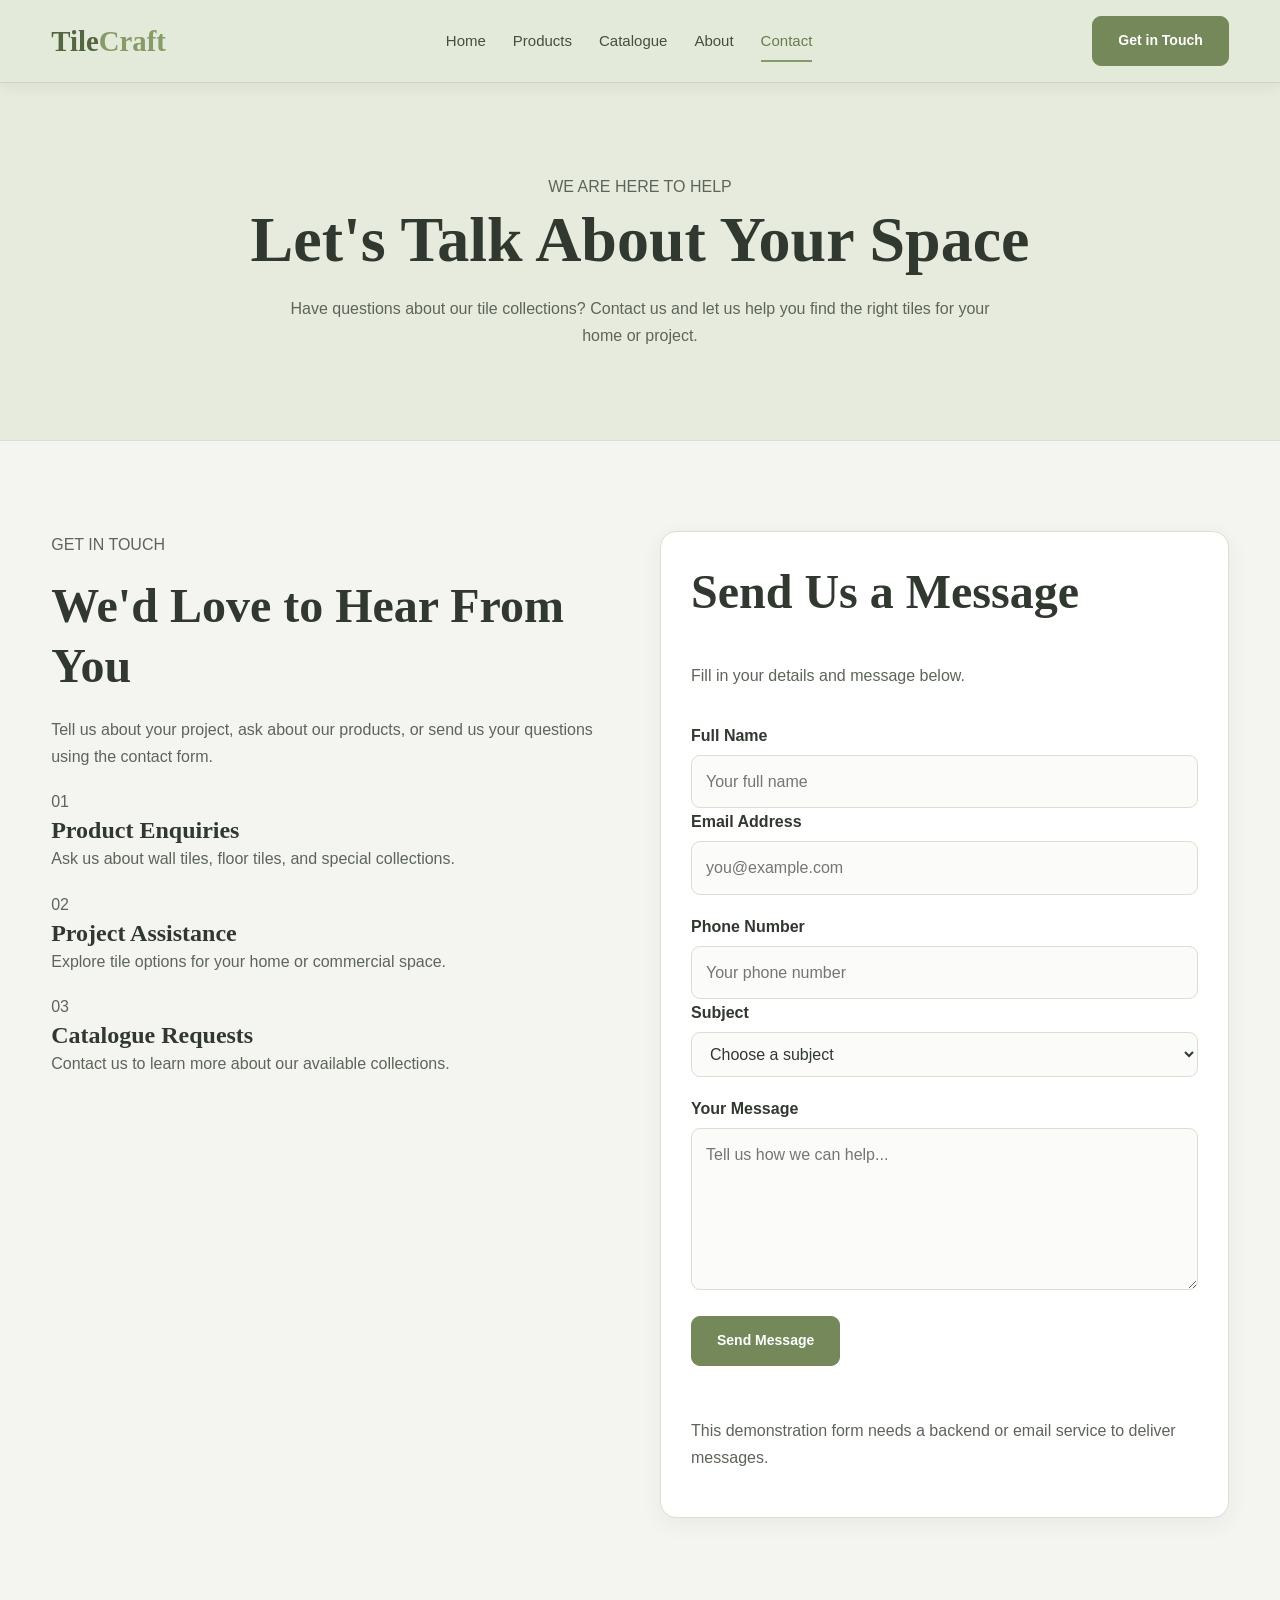
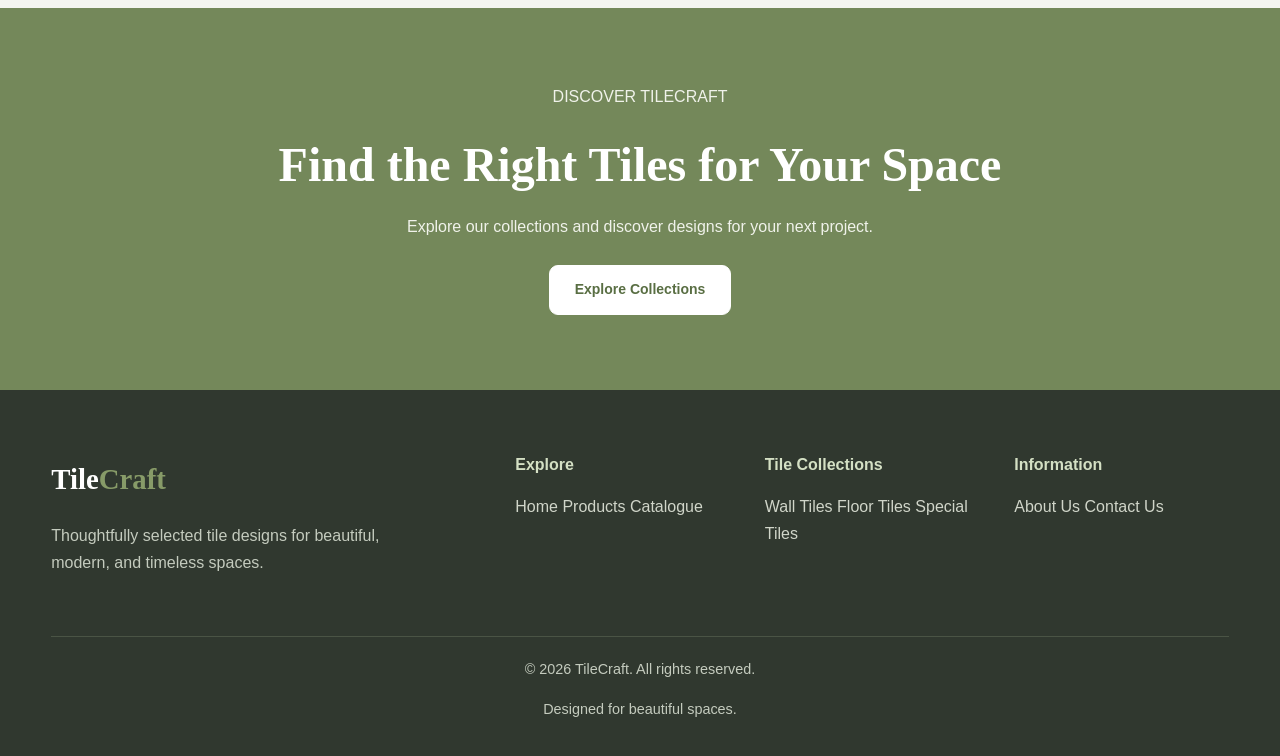
<file: contact.html>
<!DOCTYPE html>
<html lang="en">
<head>
    <meta charset="UTF-8">
    <meta name="viewport" content="width=device-width, initial-scale=1.0">
    <meta name="description" content="Contact TileCraft for premium wall tiles, floor tiles, and special tile collections.">
    <title>Contact Us | TileCraft</title>
    <link rel="stylesheet" href="style.css">
</head>
<body>

    <header class="site-header">
        <div class="container navbar">
            <a href="index.html" class="logo">Tile<span>Craft</span></a>

            <nav class="nav-links">
                <a href="index.html">Home</a>
                <a href="products.html">Products</a>
                <a href="catalogue.html">Catalogue</a>
                <a href="about.html">About</a>
                <a href="contact.html" class="active">Contact</a>
            </nav>

            <a href="contact.html" class="btn btn-dark">Get in Touch</a>
        </div>
    </header>

    <main>
        <section class="page-hero">
            <div class="container page-hero-content">
                <p class="eyebrow">WE ARE HERE TO HELP</p>
                <h1>Let's Talk About Your <span>Space</span></h1>
                <p>
                    Have questions about our tile collections?
                    Contact us and let us help you find the right tiles
                    for your home or project.
                </p>
            </div>
        </section>

        <section class="section contact-section">
            <div class="container contact-grid">

                <div class="contact-info">
                    <p class="eyebrow">GET IN TOUCH</p>
                    <h2>We'd Love to Hear From You</h2>
                    <p class="section-description">
                        Tell us about your project, ask about our products,
                        or send us your questions using the contact form.
                    </p>

                    <div class="contact-detail">
                        <div class="contact-icon">01</div>
                        <div>
                            <h3>Product Enquiries</h3>
                            <p>Ask us about wall tiles, floor tiles, and special collections.</p>
                        </div>
                    </div>

                    <div class="contact-detail">
                        <div class="contact-icon">02</div>
                        <div>
                            <h3>Project Assistance</h3>
                            <p>Explore tile options for your home or commercial space.</p>
                        </div>
                    </div>

                    <div class="contact-detail">
                        <div class="contact-icon">03</div>
                        <div>
                            <h3>Catalogue Requests</h3>
                            <p>Contact us to learn more about our available collections.</p>
                        </div>
                    </div>
                </div>

                <div class="contact-form-wrapper">
                    <form id="contact-form" class="contact-form" novalidate>
                        <h2>Send Us a Message</h2>
                        <p class="form-description">
                            Fill in your details and message below.
                        </p>

                        <div class="form-row">
                            <div class="form-group">
                                <label for="name">Full Name</label>
                                <input
                                    type="text"
                                    id="name"
                                    name="name"
                                    placeholder="Your full name"
                                    required
                                >
                            </div>

                            <div class="form-group">
                                <label for="email">Email Address</label>
                                <input
                                    type="email"
                                    id="email"
                                    name="email"
                                    placeholder="you@example.com"
                                    required
                                >
                            </div>
                        </div>

                        <div class="form-row">
                            <div class="form-group">
                                <label for="phone">Phone Number</label>
                                <input
                                    type="tel"
                                    id="phone"
                                    name="phone"
                                    placeholder="Your phone number"
                                >
                            </div>

                            <div class="form-group">
                                <label for="subject">Subject</label>
                                <select id="subject" name="subject" required>
                                    <option value="">Choose a subject</option>
                                    <option value="Wall Tiles">Wall Tiles</option>
                                    <option value="Floor Tiles">Floor Tiles</option>
                                    <option value="Special Tiles">Special Tiles</option>
                                    <option value="Catalogue Request">Catalogue Request</option>
                                    <option value="Other">Other Enquiry</option>
                                </select>
                            </div>
                        </div>

                        <div class="form-group">
                            <label for="message">Your Message</label>
                            <textarea
                                id="message"
                                name="message"
                                rows="5"
                                placeholder="Tell us how we can help..."
                                required
                            ></textarea>
                        </div>

                        <button type="submit" class="btn btn-dark form-submit">
                            Send Message
                        </button>

                        <p id="form-message" class="form-message" role="status" aria-live="polite"></p>

                        <p class="form-note">
                            This demonstration form needs a backend or email service
                            to deliver messages.
                        </p>
                    </form>
                </div>

            </div>
        </section>

        <section class="cta-section">
            <div class="container cta-content">
                <p class="eyebrow">DISCOVER TILECRAFT</p>
                <h2>Find the Right Tiles for Your Space</h2>
                <p>Explore our collections and discover designs for your next project.</p>
                <a href="products.html" class="btn btn-light">Explore Collections</a>
            </div>
        </section>
    </main>

    <footer class="site-footer">
        <div class="container footer-grid">
            <div class="footer-brand">
                <a href="index.html" class="logo">Tile<span>Craft</span></a>
                <p>
                    Thoughtfully selected tile designs for beautiful,
                    modern, and timeless spaces.
                </p>
            </div>

            <div class="footer-column">
                <h3>Explore</h3>
                <a href="index.html">Home</a>
                <a href="products.html">Products</a>
                <a href="catalogue.html">Catalogue</a>
            </div>

            <div class="footer-column">
                <h3>Tile Collections</h3>
                <a href="wall-tiles.html">Wall Tiles</a>
                <a href="floor-tiles.html">Floor Tiles</a>
                <a href="special-tiles.html">Special Tiles</a>
            </div>

            <div class="footer-column">
                <h3>Information</h3>
                <a href="about.html">About Us</a>
                <a href="contact.html">Contact Us</a>
            </div>
        </div>

        <div class="container footer-bottom">
            <p>&copy; <span id="current-year">2026</span> TileCraft. All rights reserved.</p>
            <p>Designed for beautiful spaces.</p>
        </div>
    </footer>

    <script src="app.js"></script>
</body>
</html>
</file>
<file: style.css>
:root {
    --color-bg: #F4F5F0;
    --color-white: #FFFFFF;
    --color-dark: #30382F;
    --color-text: #5D655B;
    --color-muted: #858C80;

    --color-gold: #879B68;
    --color-gold-dark: #687D4D;

    --color-border: #D8E0D0;
    --color-card: #E9EDE5;

    --font-body: "Inter", Arial, sans-serif;
    --font-heading: "Playfair Display", Georgia, serif;

    --container-width: 1200px;
    --section-space: 90px;
    --radius: 16px;
    --transition: 0.3s ease;
}

/* RESET */
* {
    margin: 0;
    padding: 0;
    box-sizing: border-box;
}

html {
    scroll-behavior: smooth;
}

body {
    font-family: var(--font-body);
    background: var(--color-bg);
    color: var(--color-text);
    line-height: 1.7;
}

img {
    max-width: 100%;
    display: block;
}

a {
    color: inherit;
    text-decoration: none;
    transition: var(--transition);
}

button,
input,
textarea,
select {
    font: inherit;
}

button {
    cursor: pointer;
}

.container {
    width: min(92%, var(--container-width));
    margin: 0 auto;
}

section {
    padding: var(--section-space) 0;
}

h1,
h2,
h3,
h4 {
    font-family: var(--font-heading);
    color: var(--color-dark);
    line-height: 1.25;
}

h1 {
    font-size: clamp(2.5rem, 5vw, 4.5rem);
}

h2 {
    font-size: clamp(2rem, 4vw, 3rem);
}

h3 {
    font-size: 1.5rem;
}

p {
    margin-bottom: 15px;
}

::selection {
    background: var(--color-gold);
    color: #FFFFFF;
}

/* SECTION TITLES */
.section-title {
    text-align: center;
    max-width: 720px;
    margin: 0 auto 45px;
}

.section-title p {
    margin-top: 15px;
    color: var(--color-muted);
}

/* NAVBAR */
.site-header {
    width: 100%;
    position: sticky;
    top: 0;
    z-index: 1000;
    background: #E4EAD9;
    border-bottom: 1px solid #CAD5BC;
    box-shadow: 0 3px 15px rgba(48, 56, 47, 0.07);
}

.navbar {
    min-height: 82px;
    display: flex;
    align-items: center;
    justify-content: space-between;
    gap: 25px;
}

.logo {
    font-family: var(--font-heading);
    font-size: 1.8rem;
    font-weight: 700;
    color: #536642;
    white-space: nowrap;
}

.logo span {
    color: #879B68;
}

.nav-links {
    display: flex;
    align-items: center;
    gap: 27px;
    list-style: none;
}

.nav-links a {
    display: inline-block;
    position: relative;
    padding: 8px 0;
    color: #454E40;
    font-size: 15px;
    font-weight: 500;
}

.nav-links a::after {
    content: "";
    position: absolute;
    left: 0;
    bottom: 0;
    width: 0;
    height: 2px;
    background: var(--color-gold);
    transition: var(--transition);
}

.nav-links a:hover,
.nav-links a.active {
    color: var(--color-gold-dark);
}

.nav-links a:hover::after,
.nav-links a.active::after {
    width: 100%;
}

.menu-toggle {
    color: #536642;
    background: transparent;
    border: 1px solid var(--color-gold);
    padding: 8px 12px;
    border-radius: 8px;
}

/* BUTTONS */
.btn {
    display: inline-flex;
    align-items: center;
    justify-content: center;
    gap: 8px;
    padding: 12px 25px;
    border: 1px solid var(--color-gold);
    border-radius: 9px;
    background: var(--color-gold);
    color: #FFFFFF;
    font-size: 14px;
    font-weight: 600;
    text-align: center;
    transition: var(--transition);
}

.btn:hover {
    background: var(--color-gold-dark);
    border-color: var(--color-gold-dark);
    color: #FFFFFF;
    transform: translateY(-3px);
    box-shadow: 0 7px 18px rgba(65, 82, 51, 0.18);
}

.btn-dark {
    background: #74885A;
    border-color: #74885A;
    color: #FFFFFF;
}

.btn-dark:hover {
    background: #596E43;
    border-color: #596E43;
}

.btn-outline {
    background: transparent;
    color: var(--color-gold-dark);
    border: 1px solid var(--color-gold);
}

.btn-outline:hover {
    background: var(--color-gold);
    color: #FFFFFF;
}

.btn-light {
    background: #FFFFFF;
    border-color: #FFFFFF;
    color: #5E7348;
}

.btn-light:hover {
    background: #E4EAD9;
    border-color: #E4EAD9;
    color: #455637;
}

/* HOME PAGE HERO */
.hero {
    min-height: 620px;
    display: flex;
    align-items: center;
    position: relative;
    overflow: hidden;

    background-image:
        linear-gradient(
            90deg,
            rgba(43, 46, 43, 0.65),
            rgba(71, 75, 71, 0.15)
        ),
        url("https://content.iconworldoftile.com/content/tiles/glazed-porcelain-tiles-marble-look-tiles-floors-and-walls-romano-grey-grande.jpg");

    background-size: cover;
    background-position: center;
    background-repeat: no-repeat;
}

.hero-overlay {
    position: absolute;
    inset: 0;
    background: transparent;
}

.hero-content {
    position: relative;
    z-index: 2;
    max-width: 700px;
    padding-top: 70px;
    padding-bottom: 70px;
    color: #FFFFFF;
}

.hero-content h1 {
    color: #FFFFFF;
    margin-bottom: 22px;
}

.hero-content p {
    max-width: 600px;
    color: #F0F2EC;
    font-size: 1.05rem;
    margin-bottom: 30px;
}

.hero-content h1,
.hero-content .eyebrow,
.hero-content .hero-description {
    color: #FFFFFF;
}

.hero-buttons {
    display: flex;
    flex-wrap: wrap;
    gap: 14px;
}

.hero-content .btn {
    margin: 5px 8px 5px 0;
}

/* OTHER PAGE HEADERS */
.page-hero {
    padding: 90px 0;
    text-align: center;
    background: #E6EBDD;
    border-bottom: 1px solid var(--color-border);
}

.page-hero h1 {
    margin-bottom: 15px;
}

.page-hero p {
    max-width: 700px;
    margin: 0 auto;
    color: var(--color-text);
}

/* CATEGORY GRID */
.category-grid {
    display: grid;
    grid-template-columns: repeat(3, minmax(0, 1fr));
    gap: 28px;
}

/* CATEGORY CARDS */
.category-card {
    overflow: hidden;
    background: #FFFFFF;
    border: 1px solid var(--color-border);
    border-radius: 16px;
    box-shadow: 0 5px 18px rgba(48, 56, 47, 0.06);
    transition: transform 0.35s ease,
                box-shadow 0.35s ease,
                border-color 0.35s ease;
}

.category-card:hover {
    transform: translateY(-7px);
    border-color: var(--color-gold);
    box-shadow: 0 16px 32px rgba(65, 82, 51, 0.15);
}

.category-card img {
    display: block;
    width: 100%;
    height: 260px;
    object-fit: cover;
    transition: transform 0.45s ease;
}

.category-card:hover img {
    transform: scale(1.05);
}

.category-content {
    padding: 25px;
    background: #FFFFFF;
    color: var(--color-text);
}

.category-content h3 {
    color: var(--color-dark);
    margin-bottom: 12px;
    transition: color 0.3s ease;
}

.category-card:hover .category-content h3 {
    color: var(--color-gold-dark);
}

.category-content p {
    color: var(--color-muted);
    font-size: 0.95rem;
}

.category-content .btn,
.category-card .btn,
.product-grid .btn {
    background: var(--color-gold);
    border-color: var(--color-gold);
    color: #FFFFFF;
}

.category-content .btn:hover,
.category-card .btn:hover,
.product-grid .btn:hover {
    background: var(--color-gold-dark);
    border-color: var(--color-gold-dark);
}

.category-content > a:not(.btn) {
    color: var(--color-gold-dark);
    font-weight: 600;
}

.category-content > a:not(.btn):hover {
    color: #455637;
}

/* PRODUCT GRID */
.product-grid {
    display: grid;
    grid-template-columns: repeat(3, minmax(0, 1fr));
    gap: 30px;
}

/* PRODUCT CARDS */
.product-card {
    min-width: 0;
    overflow: hidden;
    background: #FFFFFF;
    border: 1px solid var(--color-border);
    border-radius: 16px;
    box-shadow: 0 5px 18px rgba(48, 56, 47, 0.06);
    transition: transform 0.35s ease,
                box-shadow 0.35s ease,
                border-color 0.35s ease;
}

.product-card:hover {
    transform: translateY(-7px);
    border-color: var(--color-gold);
    box-shadow: 0 16px 32px rgba(65, 82, 51, 0.16);
}

.product-card img {
    display: block;
    width: 100%;
    height: 250px;
    object-fit: cover;
    transition: transform 0.45s ease;
}

.product-card:hover img {
    transform: scale(1.05);
}

.product-content {
    padding: 24px;
    background: #FFFFFF;
}

.product-content h3 {
    margin-bottom: 10px;
    color: var(--color-dark);
    transition: color 0.3s ease;
}

.product-card:hover .product-content h3 {
    color: var(--color-gold-dark);
}

.product-content p {
    color: var(--color-muted);
    font-size: 0.95rem;
    line-height: 1.7;
}

.product-price {
    color: var(--color-gold-dark);
    font-size: 1.1rem;
    font-weight: 700;
    margin: 12px 0;
}

/* BENEFITS / FEATURES */
.benefits-grid {
    display: grid;
    grid-template-columns: repeat(3, minmax(0, 1fr));
    gap: 25px;
}

.benefit-card {
    padding: 30px 25px;
    background: #FFFFFF;
    border: 1px solid var(--color-border);
    border-radius: 16px;
    text-align: center;
    box-shadow: 0 5px 18px rgba(48, 56, 47, 0.05);
    transition: transform 0.3s ease,
                background 0.3s ease,
                box-shadow 0.3s ease,
                border-color 0.3s ease;
}

.benefit-card:hover {
    background: #F8FAF5;
    border-color: var(--color-gold);
    transform: translateY(-6px);
    box-shadow: 0 13px 27px rgba(65, 82, 51, 0.12);
}

.benefit-card h3 {
    margin: 15px 0 10px;
}

.benefit-card p {
    margin-bottom: 0;
    color: var(--color-muted);
}

.benefit-icon {
    color: #74885A;
    font-size: 2.2rem;
}

/* ABOUT / STORY SECTION */
.story-grid {
    display: grid;
    grid-template-columns: repeat(2, minmax(0, 1fr));
    align-items: center;
    gap: 55px;
}

.story-image {
    overflow: hidden;
    border-radius: 18px;
    box-shadow: 0 10px 28px rgba(48, 56, 47, 0.12);
}

.story-image img {
    width: 100%;
    height: 450px;
    object-fit: cover;
    transition: transform 0.4s ease;
}

.story-image:hover img {
    transform: scale(1.035);
}

.story-content h2 {
    margin-bottom: 20px;
}

.story-content p {
    color: var(--color-text);
}

.story-content .btn {
    margin-top: 10px;
}

/* CALL TO ACTION */
.cta,
.cta-section {
    padding: 75px 25px;
    background: #74885A;
    color: #FFFFFF;
    text-align: center;
}

.cta h2,
.cta-section h2 {
    color: #FFFFFF;
    margin-bottom: 18px;
}

.cta p,
.cta-section p {
    max-width: 700px;
    margin: 0 auto 25px;
    color: #F0F2EA;
}

.cta .btn,
.cta-section .btn {
    background: #FFFFFF;
    border-color: #FFFFFF;
    color: #596E43;
}

.cta .btn:hover,
.cta-section .btn:hover {
    background: #E5EBD9;
    border-color: #E5EBD9;
}

/* CONTACT SECTION */
.contact-grid {
    display: grid;
    grid-template-columns: repeat(2, minmax(0, 1fr));
    gap: 40px;
    align-items: start;
}

.contact-form-wrapper {
    padding: 30px;
    background: #FFFFFF;
    border: 1px solid var(--color-border);
    border-radius: 16px;
    box-shadow: 0 6px 22px rgba(48, 56, 47, 0.06);
}

.contact-form-wrapper h2 {
    margin-bottom: 22px;
}

.contact-form {
    display: flex;
    flex-direction: column;
    gap: 18px;
}

.contact-form label {
    display: block;
    margin-bottom: 6px;
    color: var(--color-dark);
    font-weight: 600;
}

.contact-form input,
.contact-form textarea,
.contact-form select {
    width: 100%;
    padding: 12px 14px;
    color: var(--color-dark);
    background: #FBFCF9;
    border: 1px solid var(--color-border);
    border-radius: 9px;
    outline: none;
    transition: border-color 0.3s ease,
                box-shadow 0.3s ease;
}

.contact-form input:focus,
.contact-form textarea:focus,
.contact-form select:focus {
    border-color: var(--color-gold);
    box-shadow: 0 0 0 3px rgba(135, 155, 104, 0.17);
}

.contact-form textarea {
    min-height: 140px;
    resize: vertical;
}

.contact-form button {
    align-self: flex-start;
}

.contact-info h2 {
    margin-bottom: 20px;
}

.contact-info p {
    margin-bottom: 18px;
}

.contact-info a {
    color: var(--color-gold-dark);
}

.contact-info a:hover {
    color: #4F633A;
}

/* CATALOGUE */
.catalogue-grid {
    display: grid;
    grid-template-columns: repeat(2, minmax(0, 1fr));
    gap: 25px;
}

.catalogue-card {
    padding: 28px;
    background: #FFFFFF;
    border: 1px solid var(--color-border);
    border-radius: 16px;
    box-shadow: 0 5px 18px rgba(48, 56, 47, 0.05);
    transition: transform 0.3s ease,
                border-color 0.3s ease,
                box-shadow 0.3s ease;
}

.catalogue-card:hover {
    transform: translateY(-5px);
    border-color: var(--color-gold);
    box-shadow: 0 12px 28px rgba(65, 82, 51, 0.12);
}

.catalogue-card h3 {
    margin-bottom: 12px;
}

.catalogue-card .btn {
    margin-top: 10px;
}

/* FOOTER */
.site-footer {
    padding: 65px 0 0;
    background: #30382F;
    color: #E7EAE2;
}

.footer-grid {
    display: grid;
    grid-template-columns: 2fr 1fr 1fr 1fr;
    gap: 35px;
    padding-bottom: 45px;
}

.footer-brand .logo {
    display: inline-block;
    color: #FFFFFF;
    margin-bottom: 18px;
}

.footer-brand p {
    max-width: 350px;
    color: #C4CBBE;
}

.footer-column h3 {
    font-family: var(--font-body);
    font-size: 1rem;
    color: #D4E0C4;
    margin-bottom: 18px;
}

.footer-column ul {
    list-style: none;
}

.footer-column li {
    margin-bottom: 10px;
}

.footer-column a {
    color: #D0D5C9;
}

.footer-column a:hover {
    color: #B3C79A;
}

.footer-bottom {
    padding: 20px 0;
    border-top: 1px solid #4A5445;
    color: #C4CBBE;
    text-align: center;
    font-size: 0.9rem;
}

/* GENERAL LINKS & HIGHLIGHTS */
.text-green {
    color: var(--color-gold-dark);
}

.bg-green {
    background: var(--color-gold);
    color: #FFFFFF;
}

.highlight {
    color: #74885A;
}

hr {
    border: 0;
    border-top: 1px solid var(--color-border);
    margin: 30px 0;
}

/* ACCESSIBILITY: REDUCE ANIMATIONS */
@media (prefers-reduced-motion: reduce) {
    *,
    *::before,
    *::after {
        scroll-behavior: auto !important;
        transition-duration: 0.01ms !important;
        animation-duration: 0.01ms !important;
    }
}

/* RESPONSIVE DESIGN */
@media (max-width: 1000px) {
    .nav-links {
        gap: 16px;
    }

    .nav-links a {
        font-size: 14px;
    }

    .category-grid,
    .product-grid,
    .benefits-grid {
        grid-template-columns: repeat(2, minmax(0, 1fr));
    }

    .footer-grid {
        grid-template-columns: repeat(2, minmax(0, 1fr));
    }

    .story-grid {
        gap: 30px;
    }
}

@media (max-width: 760px) {
    :root {
        --section-space: 60px;
    }

    .navbar {
        min-height: 70px;
        flex-wrap: wrap;
        gap: 12px;
        padding: 12px 0;
    }

    .logo {
        font-size: 1.55rem;
    }

    .nav-links {
        width: 100%;
        display: flex;
        flex-wrap: wrap;
        justify-content: center;
        gap: 8px 18px;
    }

    .nav-links a {
        font-size: 14px;
    }

    .hero {
        min-height: 480px;
        background-position: center;
    }

    .hero-content {
        padding-top: 45px;
        padding-bottom: 45px;
    }

    .page-hero {
        padding: 65px 0;
    }

    .category-grid,
    .product-grid,
    .benefits-grid,
    .story-grid,
    .contact-grid,
    .catalogue-grid {
        grid-template-columns: 1fr;
    }

    .category-card img,
    .product-card img {
        height: 240px;
    }

    .story-image img {
        height: 320px;
    }

    .contact-form-wrapper {
        padding: 22px;
    }

    .footer-grid {
        grid-template-columns: 1fr;
        gap: 28px;
    }

    .cta,
    .cta-section {
        padding: 55px 20px;
    }
}

@media (max-width: 420px) {
    .container {
        width: 90%;
    }

    .nav-links {
        gap: 6px 13px;
    }

    .nav-links a {
        font-size: 13px;
    }

    .btn {
        padding: 11px 18px;
        font-size: 13px;
    }

    .category-content,
    .product-content {
        padding: 20px;
    }

    .product-card,
    .category-card,
    .benefit-card,
    .catalogue-card {
        border-radius: 14px;
    }
}
</file>
